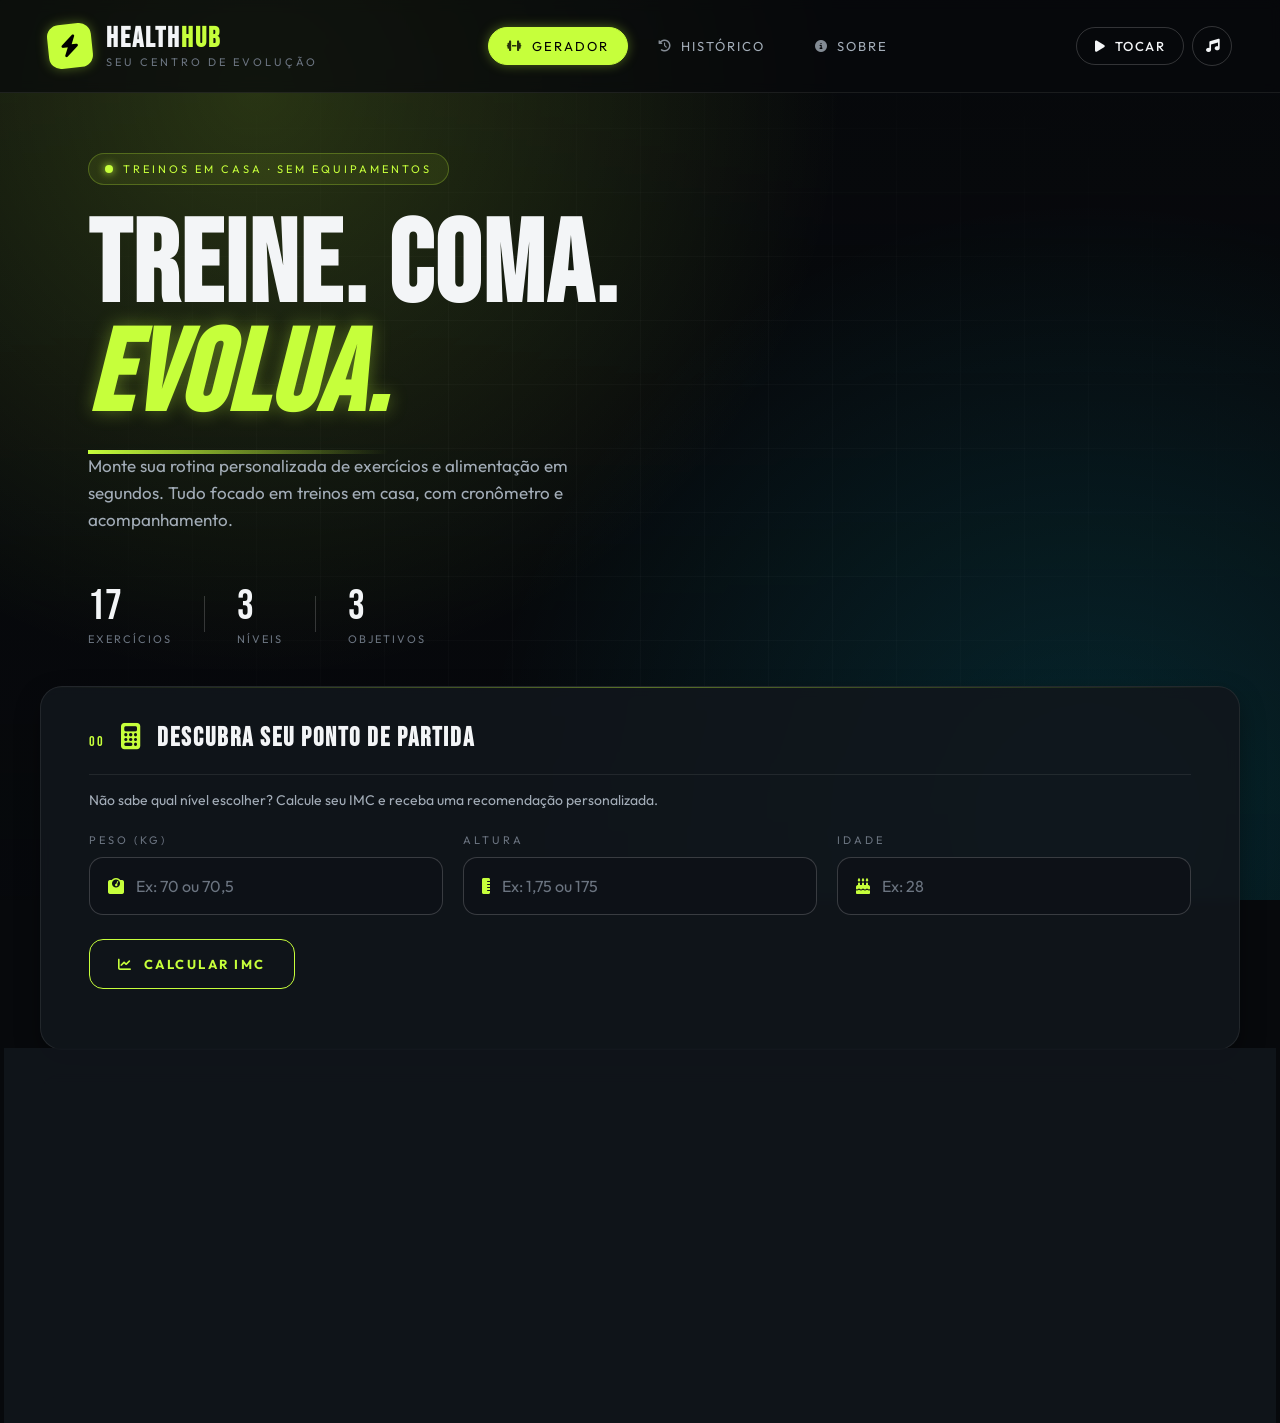
<file: index.html>
<!DOCTYPE html>
<html lang="pt-BR">
<head>
    <meta charset="UTF-8" />
    <meta name="viewport" content="width=device-width, initial-scale=1.0" />
    <!-- Permite a API Vibration quando o documento é aberto diretamente. -->
    <meta http-equiv="Permissions-Policy" content="vibrate=(self)" />
    <meta http-equiv="X-UA-Compatible" content="ie=edge" />
    <meta name="theme-color" content="#c6ff3b" />
    <meta name="mobile-web-app-capable" content="yes" />
    <meta name="apple-mobile-web-app-capable" content="yes" />
    <meta name="apple-mobile-web-app-status-bar-style" content="black-translucent" />
    <meta name="apple-mobile-web-app-title" content="HealthHub" />
    <meta name="description" content="Seu centro de evolução. Treinos em casa, sem equipamentos." />
    <title>HealthHub — Seu centro de evolução</title>

<link rel="icon" type="image/x-icon" href="Favicon2/favicon.ico" />
<link rel="icon" type="image/png" sizes="16x16" href="Favicon2/favicon-16x16.png" />
<link rel="icon" type="image/png" sizes="32x32" href="Favicon2/favicon-32x32.png" />
<link rel="apple-touch-icon" sizes="180x180" href="Favicon2/apple-touch-icon.png" />
<link rel="icon" type="image/png" sizes="192x192" href="Favicon2/android-chrome-192x192.png" />
<link rel="icon" type="image/png" sizes="512x512" href="Favicon2/android-chrome-512x512.png" />
<link rel="manifest" href="Favicon2/site.webmanifest" />

    <!-- FONTS -->
    <link rel="preconnect" href="https://fonts.googleapis.com" />
    <link rel="preconnect" href="https://fonts.gstatic.com" crossorigin />
    <link href="https://fonts.googleapis.com/css2?family=Bebas+Neue&family=Outfit:wght@300;400;500;600;700;800&display=swap" rel="stylesheet" />

    <!-- ICONS -->
    <link rel="stylesheet" href="https://cdnjs.cloudflare.com/ajax/libs/font-awesome/6.5.1/css/all.min.css" />

    <!-- STYLES -->
    <link rel="stylesheet" href="style.css" />
</head>
<body>

    <!-- BACKGROUND -->
    <div class="bg-image" data-testid="bg-image"></div>
    <div class="bg-overlay"></div>
    <div class="bg-grid"></div>

    <!-- HEADER / NAV -->
    <header class="navbar" data-testid="navbar">
        <div class="brand" onclick="abrirAba('gerador')">
            <div class="logo-mark"><i class="fa-solid fa-bolt"></i></div>
            <div class="brand-text">
                <h1 class="brand-title">HEALTH<span>HUB</span></h1>
                <span class="brand-tag">Seu centro de evolução</span>
            </div>
        </div>

        <nav class="nav-links">
            <button class="nav-link active" data-tab="gerador" onclick="abrirAba('gerador')" data-testid="nav-gerador">
                <i class="fa-solid fa-dumbbell"></i> <span class="nav-txt">Gerador</span>
            </button>
            <button class="nav-link" data-tab="historico" onclick="abrirAba('historico')" data-testid="nav-historico">
                <i class="fa-solid fa-clock-rotate-left"></i> <span class="nav-txt">Histórico</span>
            </button>
            <button class="nav-link" data-tab="sobre" onclick="abrirAba('sobre')" data-testid="nav-sobre">
                <i class="fa-solid fa-circle-info"></i> <span class="nav-txt">Sobre</span>
            </button>
        </nav>

        <div class="music-wrap" id="musicWrap">
            <button class="music-btn" id="musicBtn" onclick="toggleMusica()" data-testid="music-btn">
                <i class="fa-solid fa-play" id="musicIcon"></i>
                <span id="musicLabel" class="music-label">Tocar</span>
            </button>
            <button class="music-list-btn" id="musicListBtn" onclick="toggleListaMusicas()" aria-label="Escolher música" data-testid="music-list-btn">
                <i class="fa-solid fa-music"></i>
            </button>

            <!-- faíscas (aparecem só quando está tocando) -->
            <span class="spark s1"></span>
            <span class="spark s2"></span>
            <span class="spark s3"></span>
            <span class="spark s4"></span>
            <span class="spark s5"></span>
            <span class="spark s6"></span>

            <div class="music-panel" id="musicPanel">
                <div class="music-panel-title">MÚSICAS</div>
                <div id="musicLista"></div>
            </div>
        </div>
    </header>

    <main class="main-wrap">

    <!-- ========== ABA: GERADOR ========== -->
    <section class="tab-page active" data-page="gerador" id="page-gerador">

        <!-- HERO -->
        <div class="hero">
            <div class="hero-tag" data-testid="hero-tag">
                <span class="pulse-dot"></span>
                TREINOS EM CASA · SEM EQUIPAMENTOS
            </div>
            <h2 class="hero-title">
                TREINE. COMA. <br />
                <span class="hero-accent">EVOLUA.</span>
            </h2>
            <p class="hero-sub">
                Monte sua rotina personalizada de exercícios e alimentação em segundos.
                Tudo focado em treinos em casa, com cronômetro e acompanhamento.
            </p>

            <div class="hero-stats">
                <div class="stat" data-testid="stat-exercicios">
                    <span class="stat-num" id="statExercicios">17</span>
                    <span class="stat-label">Exercícios</span>
                </div>
                <div class="stat-divider"></div>
                <div class="stat" data-testid="stat-niveis">
                    <span class="stat-num">3</span>
                    <span class="stat-label">Níveis</span>
                </div>
                <div class="stat-divider"></div>
                <div class="stat" data-testid="stat-objetivos">
                    <span class="stat-num">3</span>
                    <span class="stat-label">Objetivos</span>
                </div>
            </div>
        </div>

        <!-- CALCULADORA IMC -->
        <div class="card glass-card imc-card" data-testid="imc-card">
            <div class="card-header">
                <span class="card-num">00</span>
                <h3 class="card-title"><i class="fa-solid fa-calculator"></i> Descubra seu ponto de partida</h3>
            </div>
            <p class="card-desc">
                Não sabe qual nível escolher? Calcule seu IMC e receba uma recomendação personalizada.
            </p>

            <div class="imc-form">
                <div class="select-group">
                    <label>PESO (kg)</label>
                    <div class="select-wrap">
                        <i class="fa-solid fa-weight-scale"></i>
                        <input type="text" id="imcPeso" placeholder="Ex: 70 ou 70,5" inputmode="decimal" data-testid="imc-peso" />
                    </div>
                </div>

                <div class="select-group">
                    <label>ALTURA</label>
                    <div class="select-wrap">
                        <i class="fa-solid fa-ruler-vertical"></i>
                        <input type="text" id="imcAltura" placeholder="Ex: 1,75 ou 175" inputmode="decimal" data-testid="imc-altura" />
                    </div>
                </div>

                <div class="select-group">
                    <label>IDADE</label>
                    <div class="select-wrap">
                        <i class="fa-solid fa-cake-candles"></i>
                        <input type="number" id="imcIdade" placeholder="Ex: 28" min="10" max="120" inputmode="numeric" data-testid="imc-idade" />
                    </div>
                </div>
            </div>

            <button class="btn-secondary" onclick="calcularIMC()" data-testid="imc-calc-btn">
                <i class="fa-solid fa-chart-line"></i>
                CALCULAR IMC
            </button>

            <div class="imc-resultado" id="imcResultado" data-testid="imc-resultado"></div>
        </div>

        <!-- GERADOR DE ROTINA -->
        <div class="card glass-card">
            <div class="card-header">
                <span class="card-num">01</span>
                <h3 class="card-title"><i class="fa-solid fa-sliders"></i> Configure sua rotina</h3>
            </div>

            <div class="selects">
                <div class="select-group">
                    <label>NÍVEL</label>
                    <div class="select-wrap">
                        <i class="fa-solid fa-dumbbell"></i>
                        <select id="NivelSelect" data-testid="nivel-select">
                            <option value="iniciante">Iniciante</option>
                            <option value="intermediário">Intermediário</option>
                            <option value="avançado">Avançado</option>
                        </select>
                        <i class="fa-solid fa-chevron-down chevron"></i>
                    </div>
                </div>

                <div class="select-group">
                    <label>OBJETIVO</label>
                    <div class="select-wrap">
                        <i class="fa-solid fa-bullseye"></i>
                        <select id="ObjetivoSelect" data-testid="objetivo-select">
                            <option value="emagrecimento">Emagrecimento</option>
                            <option value="ganho_massa">Ganho de Massa</option>
                            <option value="manutencao">Manutenção</option>
                        </select>
                        <i class="fa-solid fa-chevron-down chevron"></i>
                    </div>
                </div>
            </div>

            <button class="btn-primary" id="gerarBtn" onclick="gerarRotina()" data-testid="gerar-btn">
                <i class="fa-solid fa-bolt"></i>
                GERAR MINHA ROTINA
                <span class="btn-shine"></span>
            </button>
        </div>

        <!-- RESULTADO -->
        <div class="resultado" id="resultado" data-testid="resultado">
            <div class="resultado-grid">
                <div class="card glass-card result-card">
                    <div class="card-header">
                        <span class="card-num">02</span>
                        <h3 class="card-title"><i class="fa-solid fa-fire-flame-curved"></i> Treino do dia</h3>
                    </div>
                    <div id="exercicios" class="ex-list" data-testid="exercicios-list"></div>
                </div>

                <div class="card glass-card result-card">
                    <div class="card-header">
                        <span class="card-num">03</span>
                        <h3 class="card-title"><i class="fa-solid fa-utensils"></i> Plano alimentar</h3>
                    </div>
                    <div id="alimentos" class="al-list" data-testid="alimentos-list"></div>
                </div>
            </div>
        </div>
    </section>

    <!-- ========== ABA: HISTÓRICO ========== -->
    <section class="tab-page" data-page="historico" id="page-historico">
        <div class="page-header">
            <div>
                <span class="section-tag">REGISTROS</span>
                <h3 class="section-title">Seu Histórico</h3>
                <p class="section-sub">Todas as rotinas que você gerou, salvas no seu dispositivo.</p>
            </div>
            <button class="btn-ghost" onclick="limparHistorico()" data-testid="limpar-hist-btn">
                <i class="fa-solid fa-trash"></i> Limpar tudo
            </button>
        </div>

        <div class="hist-stats" id="histStats" data-testid="hist-stats"></div>

        <div id="historicoLista" class="hist-grid" data-testid="historico-lista"></div>
    </section>

    <!-- ========== ABA: SOBRE ========== -->
    <section class="tab-page" data-page="sobre" id="page-sobre">
        <div class="page-header">
            <div>
                <span class="section-tag">SOBRE</span>
                <h3 class="section-title">HealthHub — Treino em casa</h3>
                <p class="section-sub">Tudo que você precisa saber para evoluir sem sair do quarto.</p>
            </div>
        </div>

        <!-- Manifesto -->
        <div class="card glass-card sobre-manifesto">
            <h4 class="manifesto-title">Forjado para quem treina onde quer que esteja.</h4>
            <p>
                O HealthHub nasceu da ideia de que <strong>academia não é um lugar — é um hábito</strong>.
                Aqui você monta rotinas de treino com exercícios funcionais que cabem na sua sala,
                no seu tempo e no seu ritmo. Sem desculpas, sem assinaturas caras, sem equipamentos.
            </p>
            <p>
                Combinamos <span class="hl">exercícios calistênicos</span>, um <span class="hl">plano alimentar</span>
                alinhado ao seu objetivo e recursos inteligentes como <span class="hl">cronômetro com alertas,
                vibração e voz</span> para te guiar no nível certo de evolução.
            </p>
        </div>

        <!-- Como funciona -->
        <div class="how-grid">
            <div class="how-step" data-testid="how-1">
                <span class="how-num">01</span>
                <h5>Calcule seu IMC</h5>
                <p>Informe peso, altura e idade. Recebemos seu IMC e classificação automaticamente.</p>
            </div>
            <div class="how-step" data-testid="how-2">
                <span class="how-num">02</span>
                <h5>Receba a recomendação</h5>
                <p>Sugerimos o nível e objetivo ideais com base nos seus dados.</p>
            </div>
            <div class="how-step" data-testid="how-3">
                <span class="how-num">03</span>
                <h5>Gere sua rotina</h5>
                <p>Combinação de exercícios + alimentação personalizada em um clique.</p>
            </div>
            <div class="how-step" data-testid="how-4">
                <span class="how-num">04</span>
                <h5>Execute com cronômetro</h5>
                <p>Cronômetro embutido em cada exercício mantém você no ritmo, sem precisar de outro aplicativo.</p>
            </div>
        </div>

        <!-- Features detalhadas -->
        <h4 class="section-subtitle">RECURSOS</h4>
        <div class="sobre-grid">
            <div class="feat" data-testid="feat-1">
                <i class="fa-solid fa-stopwatch"></i>
                <h4>Cronômetro inteligente</h4>
                <p>Tempo real para cada exercício, com alerta sonoro, contagem falada e vibração nos últimos 5 segundos.</p>
            </div>
            <div class="feat" data-testid="feat-2">
                <i class="fa-solid fa-mobile-screen-button"></i>
                <h4>Vibração e voz</h4>
                <p>Alertas no final do exercício, com voz e vibração para você não perder o ritmo.</p>
            </div>
            <div class="feat" data-testid="feat-3">
                <i class="fa-solid fa-sun"></i>
                <h4>Tela sempre ligada</h4>
                <p>Quando disponível no navegador, a tela permanece ligada durante o cronômetro.</p>
            </div>
            <div class="feat" data-testid="feat-4">
                <i class="fa-solid fa-clock-rotate-left"></i>
                <h4>Histórico local</h4>
                <p>Suas últimas 12 rotinas ficam salvas no navegador, com progresso para continuar depois.</p>
            </div>
            <div class="feat" data-testid="feat-5">
                <i class="fa-solid fa-share-nodes"></i>
                <h4>Compartilhe sua evolução</h4>
                <p>Gere um card com seu progresso e compartilhe sua conquista pelo celular.</p>
            </div>
            <div class="feat" data-testid="feat-6">
                <i class="fa-solid fa-headphones"></i>
                <h4>Trilha sonora</h4>
                <p>Player integrado para treinar com sua música preferida enquanto acompanha o tempo.</p>
            </div>
        </div>

        <!-- FAQ -->
        <h4 class="section-subtitle">PERGUNTAS FREQUENTES</h4>
        <div class="faq">
            <details class="faq-item" data-testid="faq-1">
                <summary>Preciso de equipamentos?</summary>
                <p>Não. Todos os exercícios são bodyweight (peso do próprio corpo). Um tapete é opcional para conforto.</p>
            </details>
            <details class="faq-item" data-testid="faq-2">
                <summary>Quanto tempo dura um treino?</summary>
                <p>Entre 15 e 30 minutos, dependendo do nível. Iniciantes começam com menos repetições, avançados com mais séries.</p>
            </details>
            <details class="faq-item" data-testid="faq-3">
                <summary>Como devo escolher o objetivo?</summary>
                <p>Use a calculadora de IMC para receber uma sugestão. Em geral: IMC alto → emagrecimento, IMC baixo → ganho de massa, IMC normal → manutenção.</p>
            </details>
            <details class="faq-item" data-testid="faq-4">
                <summary>Meu histórico é privado?</summary>
                <p>Sim. Os dados ficam apenas no seu navegador (localStorage). Nada é enviado para servidores externos.</p>
            </details>
        </div>

        <footer class="footer-sobre">
            <p>HEALTHHUB © 2026 — <span>Forjado para quem não para.</span></p>
        </footer>
    </section>

    </main>

    <!-- TIMER MODAL -->
    <div class="timer-overlay" id="timerOverlay" data-testid="timer-overlay">
        <div class="timer-modal">
            <button class="timer-close" onclick="fecharTimer()" data-testid="timer-close">
                <i class="fa-solid fa-xmark"></i>
            </button>
            <button class="timer-voz" id="timerVozBtn" onclick="toggleVoz()" aria-label="Ativar ou desativar a voz" data-testid="timer-voz">
                <i class="fa-solid fa-volume-high"></i>
            </button>
            <span class="timer-label" id="timerExercicio">Exercício</span>
            <div class="timer-display" id="timerDisplay" data-testid="timer-display">00:00</div>
            <div class="timer-meta" id="timerMeta">—</div>
            <div class="timer-controls">
                <button class="timer-btn" id="timerStartBtn" onclick="toggleTimer()" data-testid="timer-start-btn">
                    <i class="fa-solid fa-play"></i> Iniciar
                </button>
                <button class="timer-btn ghost" onclick="resetTimer()" data-testid="timer-reset-btn">
                    <i class="fa-solid fa-rotate-left"></i> Resetar
                </button>
            </div>
            <div class="timer-aviso" id="timerAviso" style="display:none"></div>
        </div>
    </div>

    <!-- COMPARTILHAR TREINO (prévia do card + opções) -->
    <div class="share-overlay" id="shareOverlay" onclick="if (event.target === this) fecharShare()">
        <div class="share-modal" role="dialog" aria-modal="true">
            <button class="timer-close" onclick="fecharShare()" aria-label="Fechar">
                <i class="fa-solid fa-xmark"></i>
            </button>
            <h4 class="hh-dialog-title">COMPARTILHAR <span>TREINO</span></h4>
            <img class="share-preview" id="sharePreview" alt="Prévia do card do treino" />
            <p class="share-hint" id="shareHint"></p>
            <div class="share-actions">
                <button class="timer-btn" id="shareNativeBtn" onclick="compartilharNativo()">
                    <i class="fa-solid fa-share-nodes"></i> Compartilhar
                </button>
                <button class="timer-btn whatsapp" id="shareWppBtn" onclick="compartilharWhatsApp()">
                    <i class="fa-brands fa-whatsapp"></i> WhatsApp Web
                </button>
                <button class="timer-btn ghost" onclick="baixarShare()">
                    <i class="fa-solid fa-download"></i> Baixar PNG
                </button>
            </div>
        </div>
    </div>

    <!-- DIÁLOGO HEALTHHUB (substitui alert/confirm) -->
    <div class="hh-dialog-overlay" id="hhDialog">
        <div class="hh-dialog" role="dialog" aria-modal="true">
            <h4 class="hh-dialog-title">HEALTH<span>HUB</span></h4>
            <p class="hh-dialog-msg" id="hhDialogMsg"></p>
            <div class="hh-dialog-actions">
                <button class="timer-btn ghost" id="hhDialogCancel">Cancelar</button>
                <button class="timer-btn" id="hhDialogOk">OK</button>
            </div>
        </div>
    </div>

    <audio id="musica" preload="none"></audio>

    <script src="script.js"></script>
</body>
</html>
</file>
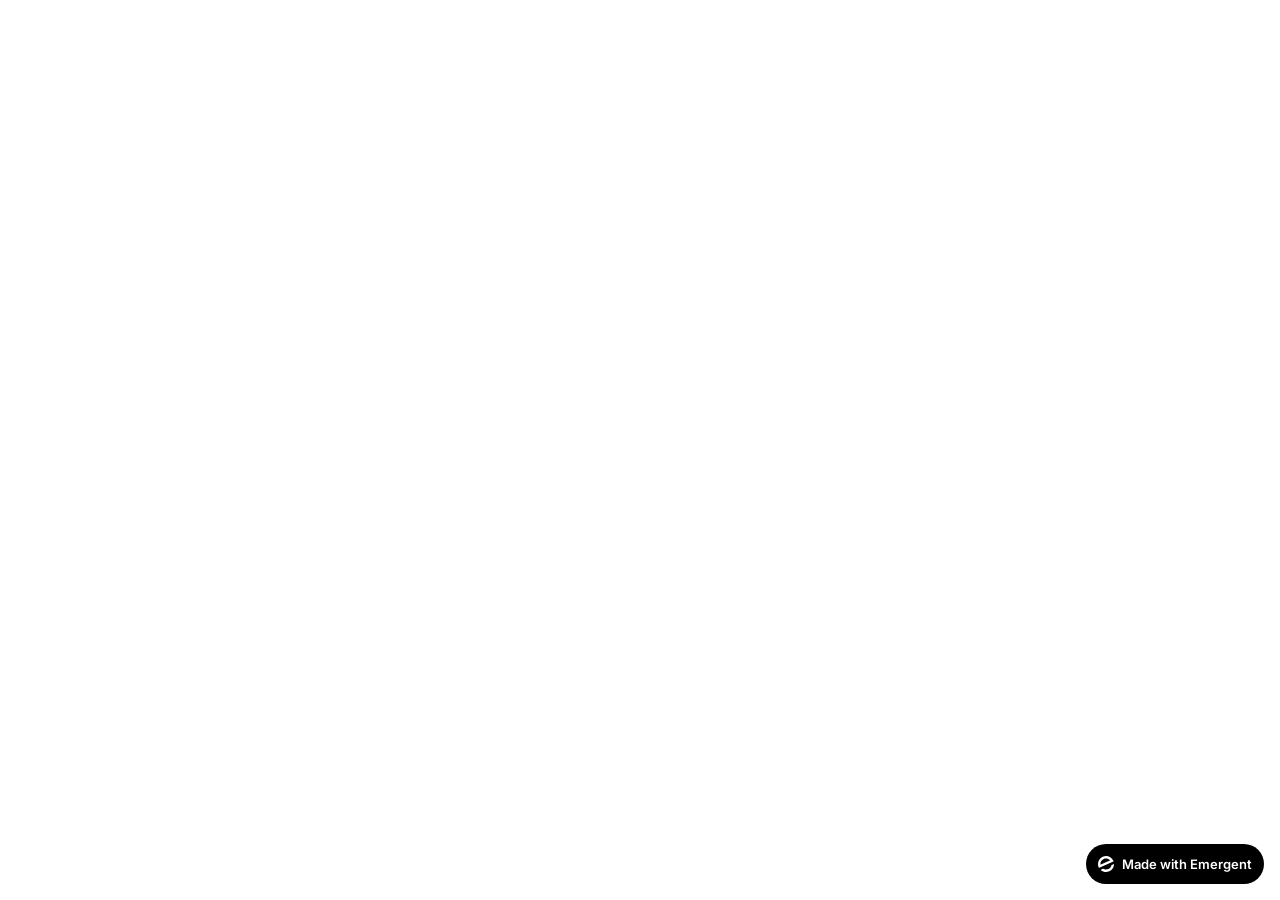
<file: app/frontend/public/index.html>
<!doctype html>
<html lang="en">
    <head>
        <meta charset="utf-8" />
        <meta name="viewport" content="width=device-width, initial-scale=1" />
        <meta name="theme-color" content="#000000" />
        <meta name="description" content="A product of emergent.sh" />
        <link rel="preconnect" href="https://fonts.googleapis.com" />
        <link rel="preconnect" href="https://fonts.gstatic.com" crossorigin />
        <link href="https://fonts.googleapis.com/css2?family=Inter:wght@600&display=swap" rel="stylesheet" />
        <!--
        manifest.json provides metadata used when your web app is installed on a
        user's mobile device or desktop. See https://developers.google.com/web/fundamentals/web-app-manifest/
        -->
        <!--
        Notice the use of %PUBLIC_URL% in the tags above.
        It will be replaced with the URL of the `public` folder during the build.
        Only files inside the `public` folder can be referenced from the HTML.

        Unlike "/favicon.ico" or "favicon.ico", "%PUBLIC_URL%/favicon.ico" will
        work correctly both with client-side routing and a non-root public URL.
        Learn how to configure a non-root public URL by running `npm run build`.
        -->
        <title>Emergent | Fullstack App</title>
        <script>window.addEventListener("error",function(e){if(e.error instanceof DOMException&&e.error.name==="DataCloneError"&&e.message&&e.message.includes("PerformanceServerTiming")){e.stopImmediatePropagation();e.preventDefault()}},true);</script>
        <script src="https://assets.emergent.sh/scripts/emergent-main.js"></script>
    </head>
    <body>
        <noscript>You need to enable JavaScript to run this app.</noscript>
        <div id="root"></div>
        <!--
      This HTML file is a template.
      If you open it directly in the browser, you will see an empty page.

      You can add webfonts, meta tags, or analytics to this file.
      The build step will place the bundled scripts into the <body> tag.

      To begin the development, run `npm start` or `yarn start`.
      To create a production bundle, use `npm run build` or `yarn build`.
    -->
        <a
            id="emergent-badge"
            target="_blank"
            href="https://app.emergent.sh/?utm_source=emergent-badge"
            style="
                display: inline-flex !important;
                box-sizing: border-box;
                width: 178px;
                height: 40px;
                padding: 8px 12px 8px 12px;
                align-items: center !important;
                gap: 8px;
                border-radius: 50px !important;
                background: #000 !important;
                position: fixed !important;
                bottom: 16px;
                right: 16px;
                text-decoration: none;
                font-family: -apple-system, BlinkMacSystemFont,
                    &quot;Segoe UI&quot;, Roboto, Oxygen, Ubuntu, Cantarell,
                    &quot;Open Sans&quot;, &quot;Helvetica Neue&quot;,
                    sans-serif !important;
                font-size: 12px !important;
                z-index: 9999 !important;
            "
        >
            <svg xmlns="http://www.w3.org/2000/svg" width="16" height="16" viewBox="0 0 16 16" fill="none">
                <path d="M15.5702 8.13142C15.7729 8.0412 16.0007 8.18878 15.9892 8.4103C15.8374 11.3192 14.0965 14.0405 11.2531 15.3065C8.40964 16.5725 5.2224 16.0453 2.95912 14.2117C2.78676 14.072 2.82955 13.804 3.03219 13.7137L4.95677 12.8568C5.04866 12.8159 5.15446 12.823 5.24204 12.8725C6.73377 13.7153 8.59176 13.8649 10.2772 13.1145C11.9626 12.3641 13.0947 10.8833 13.4665 9.21075C13.4883 9.11256 13.5539 9.02918 13.6457 8.98827L15.5702 8.13142Z" fill="white"/>
                <path fill-rule="evenodd" clip-rule="evenodd" d="M15.3066 4.74698L15.5067 5.19653C15.5759 5.35178 15.5061 5.53366 15.3508 5.60278L1.29992 11.8586C1.14467 11.9278 0.962794 11.8579 0.893675 11.7027L0.701732 11.2716L0.693457 11.2531C-1.10317 7.21778 0.711626 2.49007 4.74692 0.693443C8.78221 -1.10318 13.51 0.711693 15.3066 4.74698ZM2.82356 8.55367C2.63552 8.63739 2.41991 8.51617 2.40853 8.31065C2.28373 6.05724 3.53858 3.85787 5.72286 2.88536C7.90715 1.91286 10.3813 2.45199 11.9724 4.05256C12.1175 4.19854 12.0633 4.43988 11.8753 4.5236L2.82356 8.55367Z" fill="white"/>
            </svg>
            <p
                style="
                    color: #FFF !important;
                    font-family: 'Inter', sans-serif !important;
                    font-size: 13px !important;
                    font-style: normal !important;
                    font-weight: 600 !important;
                    line-height: 20px !important;
                    margin: 0 !important;
                    white-space: nowrap !important;
                "
            >
                Made with Emergent
            </p>
        </a>
        <script>
            !(function (t, e) {
                var o, n, p, r;
                e.__SV ||
                    ((window.posthog = e),
                    (e._i = []),
                    (e.init = function (i, s, a) {
                        function g(t, e) {
                            var o = e.split(".");
                            2 == o.length && ((t = t[o[0]]), (e = o[1])),
                                (t[e] = function () {
                                    t.push(
                                        [e].concat(
                                            Array.prototype.slice.call(
                                                arguments,
                                                0,
                                            ),
                                        ),
                                    );
                                });
                        }
                        ((p = t.createElement("script")).type =
                            "text/javascript"),
                            (p.crossOrigin = "anonymous"),
                            (p.async = !0),
                            (p.src =
                                s.api_host.replace(
                                    ".i.posthog.com",
                                    "-assets.i.posthog.com",
                                ) + "/static/array.js"),
                            (r =
                                t.getElementsByTagName(
                                    "script",
                                )[0]).parentNode.insertBefore(p, r);
                        var u = e;
                        for (
                            void 0 !== a ? (u = e[a] = []) : (a = "posthog"),
                                u.people = u.people || [],
                                u.toString = function (t) {
                                    var e = "posthog";
                                    return (
                                        "posthog" !== a && (e += "." + a),
                                        t || (e += " (stub)"),
                                        e
                                    );
                                },
                                u.people.toString = function () {
                                    return u.toString(1) + ".people (stub)";
                                },
                                o =
                                    "init me ws ys ps bs capture je Di ks register register_once register_for_session unregister unregister_for_session Ps getFeatureFlag getFeatureFlagPayload isFeatureEnabled reloadFeatureFlags updateEarlyAccessFeatureEnrollment getEarlyAccessFeatures on onFeatureFlags onSurveysLoaded onSessionId getSurveys getActiveMatchingSurveys renderSurvey canRenderSurvey canRenderSurveyAsync identify setPersonProperties group resetGroups setPersonPropertiesForFlags resetPersonPropertiesForFlags setGroupPropertiesForFlags resetGroupPropertiesForFlags reset get_distinct_id getGroups get_session_id get_session_replay_url alias set_config startSessionRecording stopSessionRecording sessionRecordingStarted captureException loadToolbar get_property getSessionProperty Es $s createPersonProfile Is opt_in_capturing opt_out_capturing has_opted_in_capturing has_opted_out_capturing clear_opt_in_out_capturing Ss debug xs getPageViewId captureTraceFeedback captureTraceMetric".split(
                                        " ",
                                    ),
                                n = 0;
                            n < o.length;
                            n++
                        )
                            g(u, o[n]);
                        e._i.push([i, s, a]);
                    }),
                    (e.__SV = 1));
            })(document, window.posthog || []);
            posthog.init("phc_xAvL2Iq4tFmANRE7kzbKwaSqp1HJjN7x48s3vr0CMjs", {
                api_host: "https://us.i.posthog.com",
                person_profiles: "identified_only", // or 'always' to create profiles for anonymous users as well,
                session_recording: {
                    recordCrossOriginIframes: true,
                    capturePerformance: false,
                },
            });
        </script>
    </body>
</html>
</file>
<file: style.css>
/* =============================================================
   HEALTHHUB — Dark Sport Mode (otimizado)
   ============================================================= */

:root {
    --bg: #07090c;
    --bg-2: #0d1117;
    --surface: rgba(18, 22, 28, 0.88);
    --surface-2: rgba(28, 34, 42, 0.75);
    --line: rgba(255, 255, 255, 0.08);
    --line-strong: rgba(255, 255, 255, 0.18);
    --text: #f3f5f7;
    --text-dim: #a3adb8;
    --text-mute: #6b7480;
    --accent: #c6ff3b;
    --accent-2: #00e0ff;
    --accent-glow: rgba(198, 255, 59, 0.35);
    --danger: #ff4d6d;
    --radius: 14px;
    --radius-lg: 22px;
    --shadow: 0 10px 24px rgba(0, 0, 0, 0.35);
}

* { box-sizing: border-box; margin: 0; padding: 0; }

html {
    overflow-x: hidden;
    background: var(--bg);
}

html, body {
    color: var(--text);
    font-family: 'Outfit', sans-serif;
    min-height: 100vh;
    -webkit-font-smoothing: antialiased;
}

body {
    background: transparent;
    position: relative;
}

/* ---------- TAB PAGES ---------- */
.main-wrap { min-height: calc(100vh - 100px); }
.tab-page { display: none; animation: fadeUp .35s ease; }
.tab-page.active { display: block; }

.page-header {
    padding: 60px 48px 32px;
    max-width: 1200px;
    margin: 0 auto;
    display: flex;
    align-items: flex-end;
    justify-content: space-between;
    gap: 24px;
    flex-wrap: wrap;
}
.section-sub {
    color: var(--text-dim);
    font-size: 15px;
    margin-top: 8px;
    max-width: 600px;
}
.section-subtitle {
    max-width: 1200px;
    margin: 60px auto 20px;
    padding: 0 48px;
    font-size: 12px;
    letter-spacing: 3px;
    color: var(--accent);
    text-transform: uppercase;
}

::selection { background: var(--accent); color: #000; }

a { color: inherit; text-decoration: none; }

/* ---------- BACKGROUND (sem animação contínua) ---------- */
.bg-image {
    position: fixed;
    inset: 0;
    background-image: url('https://images.unsplash.com/photo-1517836357463-d25dfeac3438?auto=format&fit=crop&w=1280&q=60');
    background-size: cover;
    background-position: center;
    z-index: -3;
}

.bg-overlay {
    position: fixed;
    inset: 0;
    background:
        radial-gradient(circle at 20% 10%, rgba(198,255,59,0.18), transparent 45%),
        radial-gradient(circle at 85% 90%, rgba(0,224,255,0.14), transparent 45%),
        linear-gradient(180deg, rgba(7,9,12,0.45) 0%, rgba(7,9,12,0.75) 60%, rgba(7,9,12,0.92) 100%);
    z-index: -2;
}

.bg-grid {
    position: fixed;
    inset: 0;
    background-image:
        linear-gradient(rgba(255,255,255,0.025) 1px, transparent 1px),
        linear-gradient(90deg, rgba(255,255,255,0.025) 1px, transparent 1px);
    background-size: 64px 64px;
    z-index: -1;
    mask-image: radial-gradient(ellipse at center, #000 30%, transparent 80%);
}

/* ---------- NAVBAR ---------- */
.navbar {
    display: flex;
    align-items: center;
    justify-content: space-between;
    padding: 24px 48px;
    position: sticky;
    top: 0;
    z-index: 50;
    backdrop-filter: blur(6px);
    -webkit-backdrop-filter: blur(6px);
    background: rgba(7, 9, 12, 0.72);
    border-bottom: 1px solid var(--line);
}
.brand { display: flex; align-items: center; gap: 14px; cursor: pointer; }
.logo-mark {
    width: 44px;
    height: 44px;
    background: var(--accent);
    border-radius: 12px;
    display: grid;
    place-items: center;
    color: #000;
    font-size: 22px;
    box-shadow: 0 0 12px var(--accent-glow);
    transform: rotate(-6deg);
    transition: transform .3s ease;
}
.logo-mark:hover { transform: rotate(0deg) scale(1.05); }
.brand-text { display: flex; flex-direction: column; line-height: 1; }
.brand-title {
    font-family: 'Bebas Neue', sans-serif;
    font-size: 28px;
    letter-spacing: 2px;
    color: var(--text);
}
.brand-title span { color: var(--accent); }
.brand-tag {
    font-size: 11px;
    color: var(--text-mute);
    letter-spacing: 3px;
    text-transform: uppercase;
    margin-top: 4px;
}

.nav-links { display: flex; gap: 12px; }
.nav-link {
    background: transparent;
    border: 1px solid transparent;
    font-family: 'Outfit', sans-serif;
    font-size: 13px;
    letter-spacing: 2px;
    text-transform: uppercase;
    color: var(--text-dim);
    cursor: pointer;
    padding: 10px 18px;
    border-radius: 999px;
    transition: color .2s ease, border-color .2s ease, background .2s ease;
    display: inline-flex;
    align-items: center;
    gap: 8px;
}
.nav-link i { font-size: 12px; opacity: .8; }
.nav-link:hover { color: var(--text); border-color: var(--line-strong); }
.nav-link.active {
    color: #000;
    background: var(--accent);
    border-color: var(--accent);
    box-shadow: 0 0 12px var(--accent-glow);
}

.music-btn {
    display: inline-flex;
    align-items: center;
    gap: 8px;
    background: transparent;
    color: var(--text);
    padding: 10px 18px;
    border: 1px solid var(--line-strong);
    border-radius: 999px;
    font-family: 'Outfit', sans-serif;
    font-weight: 500;
    font-size: 13px;
    letter-spacing: 1.5px;
    text-transform: uppercase;
    cursor: pointer;
    transition: background .2s ease, color .2s ease, border-color .2s ease;
}
.music-btn:hover {
    background: var(--accent);
    color: #000;
    border-color: var(--accent);
}
.music-btn.playing { background: var(--accent); color: #000; border-color: var(--accent); }

/* ---------- HERO ---------- */
.hero {
    padding: 60px 48px 40px;
    max-width: 1200px;
    margin: 0 auto;
    text-align: left;
}
.hero-tag {
    display: inline-flex;
    align-items: center;
    gap: 10px;
    background: rgba(198,255,59,0.08);
    border: 1px solid rgba(198,255,59,0.25);
    padding: 8px 16px;
    border-radius: 999px;
    font-size: 11px;
    letter-spacing: 3px;
    color: var(--accent);
    margin-bottom: 28px;
}
.pulse-dot {
    width: 8px;
    height: 8px;
    border-radius: 50%;
    background: var(--accent);
    box-shadow: 0 0 8px var(--accent);
    animation: pulse 1.6s infinite;
}
@keyframes pulse {
    0%, 100% { transform: scale(1); opacity: 1; }
    50% { transform: scale(1.4); opacity: .6; }
}

.hero-title {
    font-family: 'Bebas Neue', sans-serif;
    font-size: clamp(56px, 9vw, 124px);
    line-height: 0.95;
    letter-spacing: 2px;
    margin-bottom: 20px;
}
.hero-accent {
    color: var(--accent);
    text-shadow: 0 0 18px var(--accent-glow);
    font-style: italic;
    position: relative;
}
.hero-accent::after {
    content: '';
    position: absolute;
    left: 0;
    right: 0;
    bottom: -8px;
    height: 4px;
    background: linear-gradient(90deg, var(--accent), transparent);
}

.hero-sub {
    color: var(--text-dim);
    max-width: 540px;
    font-size: 17px;
    line-height: 1.6;
}

.hero-stats {
    display: flex;
    align-items: center;
    gap: 32px;
    margin-top: 48px;
}
.stat { display: flex; flex-direction: column; }
.stat-num {
    font-family: 'Bebas Neue', sans-serif;
    font-size: 42px;
    color: var(--text);
}
.stat-label {
    font-size: 11px;
    letter-spacing: 2px;
    color: var(--text-mute);
    text-transform: uppercase;
}
.stat-divider {
    width: 1px;
    height: 36px;
    background: var(--line-strong);
}

/* ---------- CARDS ---------- */
.glass-card {
    background: var(--surface);
    border: 1px solid var(--line);
    border-radius: var(--radius-lg);
    padding: 36px;
    backdrop-filter: blur(6px);
    -webkit-backdrop-filter: blur(6px);
    box-shadow: var(--shadow);
    position: relative;
    overflow: hidden;
}
.glass-card::before {
    content: '';
    position: absolute;
    top: 0;
    left: 0;
    right: 0;
    height: 1px;
    background: linear-gradient(90deg, transparent, var(--accent), transparent);
    opacity: 0.4;
}
.card-header {
    display: flex;
    align-items: baseline;
    gap: 16px;
    margin-bottom: 28px;
    padding-bottom: 20px;
    border-bottom: 1px solid var(--line);
}
.card-num {
    font-family: 'Bebas Neue', sans-serif;
    font-size: 14px;
    color: var(--accent);
    letter-spacing: 2px;
}
.card-title {
    font-family: 'Bebas Neue', sans-serif;
    font-size: 26px;
    letter-spacing: 2px;
    color: var(--text);
}
.card-title i { margin-right: 8px; color: var(--accent); }

.tab-page > .hero,
.tab-page > .card,
.tab-page > .resultado {
    max-width: 1200px;
    margin: 0 auto;
    padding-left: 48px;
    padding-right: 48px;
}
.tab-page > .card.glass-card {
    margin-bottom: 24px;
    box-sizing: border-box;
    width: 100%;
}

/* ---------- CALCULADORA IMC ---------- */
.imc-card { margin-top: 0; }
.card-desc {
    color: var(--text-dim);
    font-size: 14px;
    margin-bottom: 24px;
    margin-top: -12px;
}
.imc-form {
    display: grid;
    grid-template-columns: 1fr 1fr 1fr;
    gap: 20px;
    margin-bottom: 24px;
}
.select-wrap input {
    flex: 1;
    background: transparent;
    border: none;
    outline: none;
    color: var(--text);
    padding: 18px 0;
    font-family: 'Outfit', sans-serif;
    font-size: 16px;
    width: 100%;
}
.select-wrap input::placeholder { color: var(--text-mute); }

.btn-secondary {
    background: transparent;
    color: var(--accent);
    border: 1px solid var(--accent);
    padding: 16px 28px;
    border-radius: var(--radius);
    font-family: 'Outfit', sans-serif;
    font-weight: 700;
    font-size: 13px;
    letter-spacing: 2.5px;
    cursor: pointer;
    text-transform: uppercase;
    display: inline-flex;
    align-items: center;
    gap: 10px;
    transition: background .2s ease, color .2s ease;
}
.btn-secondary:hover {
    background: var(--accent);
    color: #000;
}

.imc-resultado {
    margin-top: 24px;
    max-height: 0;
    overflow: hidden;
    opacity: 0;
    transition: max-height .4s ease, opacity .3s ease;
}
.imc-resultado.show {
    max-height: 800px;
    opacity: 1;
}
.imc-warn {
    background: rgba(255,77,109,0.1);
    border: 1px solid rgba(255,77,109,0.3);
    color: var(--danger);
    padding: 16px 20px;
    border-radius: var(--radius);
    font-size: 14px;
    display: flex;
    align-items: center;
    gap: 10px;
}
.imc-card-result {
    background: var(--bg-2);
    border: 1px solid var(--line-strong);
    border-radius: var(--radius-lg);
    padding: 28px;
    display: grid;
    grid-template-columns: 200px 1fr;
    gap: 32px;
    align-items: center;
}
.imc-card-result.lime  { border-color: var(--accent); }
.imc-card-result.cyan  { border-color: var(--accent-2); }
.imc-card-result.amber { border-color: #ffd166; }
.imc-card-result.orange{ border-color: #ff9f1c; }
.imc-card-result.red   { border-color: var(--danger); }

.imc-num-block {
    text-align: center;
    border-right: 1px solid var(--line);
    padding-right: 32px;
}
.imc-num-label {
    font-size: 11px;
    letter-spacing: 3px;
    color: var(--text-mute);
    text-transform: uppercase;
}
.imc-num {
    display: block;
    font-family: 'Bebas Neue', sans-serif;
    font-size: 76px;
    line-height: 1;
    color: var(--text);
    margin: 8px 0;
}
.imc-card-result.lime   .imc-num { color: var(--accent); }
.imc-card-result.cyan   .imc-num { color: var(--accent-2); }
.imc-card-result.amber  .imc-num { color: #ffd166; }
.imc-card-result.orange .imc-num { color: #ff9f1c; }
.imc-card-result.red    .imc-num { color: var(--danger); }

.imc-categoria {
    font-size: 13px;
    letter-spacing: 2px;
    color: var(--text-dim);
    text-transform: uppercase;
    font-weight: 600;
}
.imc-desc {
    color: var(--text-dim);
    font-size: 14px;
    line-height: 1.6;
    margin-bottom: 18px;
}
.imc-recomendacao {
    display: flex;
    gap: 24px;
    margin-bottom: 20px;
    flex-wrap: wrap;
}
.imc-rec-item { display: flex; flex-direction: column; gap: 4px; }
.imc-rec-label {
    font-size: 10px;
    letter-spacing: 2px;
    color: var(--text-mute);
    text-transform: uppercase;
}
.imc-rec-value {
    font-family: 'Bebas Neue', sans-serif;
    font-size: 22px;
    letter-spacing: 1.5px;
    color: var(--text);
}
.btn-apply {
    background: var(--accent);
    color: #000;
    border: none;
    padding: 12px 20px;
    border-radius: 999px;
    font-family: 'Outfit', sans-serif;
    font-weight: 700;
    font-size: 12px;
    letter-spacing: 2px;
    cursor: pointer;
    text-transform: uppercase;
    display: inline-flex;
    align-items: center;
    gap: 8px;
    transition: transform .15s ease;
}
.btn-apply:hover { transform: translateY(-2px); }
.btn-apply.applied { background: var(--accent-2); }

/* ---------- GERADOR ---------- */
.selects {
    display: grid;
    grid-template-columns: 1fr 1fr;
    gap: 24px;
    margin-bottom: 28px;
}
.select-group label {
    display: block;
    font-size: 11px;
    letter-spacing: 3px;
    color: var(--text-mute);
    margin-bottom: 10px;
    text-transform: uppercase;
}
.select-wrap {
    position: relative;
    display: flex;
    align-items: center;
    background: var(--bg-2);
    border: 1px solid var(--line-strong);
    border-radius: var(--radius);
    padding: 0 18px;
    transition: border-color .2s ease;
}
.select-wrap:hover, .select-wrap:focus-within {
    border-color: var(--accent);
}
.select-wrap > i:first-child { color: var(--accent); margin-right: 12px; }
.select-wrap select {
    flex: 1;
    background: transparent;
    border: none;
    outline: none;
    color: var(--text);
    padding: 18px 0;
    font-family: 'Outfit', sans-serif;
    font-size: 16px;
    appearance: none;
    cursor: pointer;
}
.select-wrap select option {
    background: var(--bg-2);
    color: var(--text);
}
.chevron { color: var(--text-mute); pointer-events: none; }

/* ---------- BUTTONS ---------- */
.btn-primary {
    width: 100%;
    background: var(--accent);
    color: #000;
    padding: 20px 32px;
    border: none;
    border-radius: var(--radius);
    font-family: 'Outfit', sans-serif;
    font-weight: 800;
    font-size: 15px;
    letter-spacing: 3px;
    cursor: pointer;
    text-transform: uppercase;
    display: inline-flex;
    align-items: center;
    justify-content: center;
    gap: 12px;
    position: relative;
    overflow: hidden;
    transition: transform .15s ease;
    box-shadow: 0 6px 18px rgba(198,255,59,0.18);
}
.btn-primary:hover { transform: translateY(-2px); }
.btn-primary:active { transform: translateY(0); }
.btn-shine {
    position: absolute;
    top: 0;
    left: -100%;
    width: 50%;
    height: 100%;
    background: linear-gradient(90deg, transparent, rgba(255,255,255,0.4), transparent);
    transition: left .6s ease;
}
.btn-primary:hover .btn-shine { left: 130%; }

.btn-ghost {
    background: transparent;
    color: var(--text-dim);
    padding: 10px 16px;
    border: 1px solid var(--line-strong);
    border-radius: var(--radius);
    font-family: 'Outfit', sans-serif;
    font-size: 13px;
    letter-spacing: 1.5px;
    cursor: pointer;
    text-transform: uppercase;
    transition: border-color .2s ease, color .2s ease;
    display: inline-flex;
    align-items: center;
    gap: 8px;
}
.btn-ghost:hover {
    border-color: var(--danger);
    color: var(--danger);
}

/* ---------- RESULTADO ---------- */
.resultado {
    padding: 20px 0 40px;
    display: none;
    animation: fadeUp .35s ease;
}
.resultado.show { display: block; }
@keyframes fadeUp {
    from { opacity: 0; transform: translate3d(0, 24px, 0); }
    to { opacity: 1; transform: translate3d(0, 0, 0); }
}
.resultado-grid {
    display: grid;
    grid-template-columns: 1fr 1fr;
    gap: 24px;
    max-width: 1200px;
    margin: 0 auto;
    padding: 0 48px;
}

.ex-list, .al-list { display: flex; flex-direction: column; gap: 12px; }

.item {
    display: flex;
    align-items: center;
    justify-content: space-between;
    background: var(--surface-2);
    border: 1px solid var(--line);
    border-radius: var(--radius);
    padding: 16px 20px;
    transition: border-color .2s ease, transform .2s ease;
    animation: slideIn .3s ease both;
    will-change: transform;
}
@keyframes slideIn {
    from { opacity: 0; transform: translate3d(-8px, 0, 0); }
    to { opacity: 1; transform: translate3d(0, 0, 0); }
}
.item:hover {
    border-color: var(--accent);
    transform: translate3d(4px, 0, 0);
}
.item-info { display: flex; flex-direction: column; gap: 4px; }
.item-name {
    font-weight: 600;
    font-size: 16px;
    color: var(--text);
}
.item-meta {
    font-size: 12px;
    letter-spacing: 1.5px;
    color: var(--text-mute);
    text-transform: uppercase;
}
.item-badge {
    font-family: 'Bebas Neue', sans-serif;
    font-size: 16px;
    letter-spacing: 1.5px;
    color: var(--accent);
    padding: 4px 12px;
    background: rgba(198,255,59,0.1);
    border-radius: 999px;
    border: 1px solid rgba(198,255,59,0.2);
}

.timer-trigger {
    background: transparent;
    color: var(--text-dim);
    border: 1px solid var(--line-strong);
    border-radius: 999px;
    width: 36px;
    height: 36px;
    cursor: pointer;
    display: grid;
    place-items: center;
    transition: background .2s ease, color .2s ease, border-color .2s ease;
    margin-left: 12px;
}
.timer-trigger:hover {
    background: var(--accent);
    color: #000;
    border-color: var(--accent);
}

.al-tipo {
    font-family: 'Bebas Neue', sans-serif;
    font-size: 14px;
    letter-spacing: 2px;
    color: var(--accent-2);
    padding: 4px 12px;
    background: rgba(0,224,255,0.08);
    border-radius: 999px;
    border: 1px solid rgba(0,224,255,0.2);
}

/* ---------- HISTÓRICO ---------- */
.section-tag {
    display: inline-block;
    font-size: 11px;
    letter-spacing: 3px;
    color: var(--accent);
    margin-bottom: 8px;
}
.section-title {
    font-family: 'Bebas Neue', sans-serif;
    font-size: 48px;
    letter-spacing: 2px;
    color: var(--text);
}
.hist-stats {
    display: grid;
    grid-template-columns: repeat(3, 1fr);
    gap: 16px;
    padding: 0 48px;
    margin-bottom: 32px;
    max-width: 1200px;
    margin-left: auto;
    margin-right: auto;
}
.hstat {
    background: var(--surface);
    border: 1px solid var(--line);
    border-radius: var(--radius);
    padding: 24px;
    text-align: left;
}
.hstat-num {
    display: block;
    font-family: 'Bebas Neue', sans-serif;
    font-size: 42px;
    color: var(--accent);
    line-height: 1;
    margin-bottom: 6px;
}
.hstat-label {
    font-size: 11px;
    letter-spacing: 2px;
    color: var(--text-mute);
    text-transform: uppercase;
}
.hist-grid {
    display: grid;
    grid-template-columns: repeat(auto-fill, minmax(280px, 1fr));
    gap: 16px;
    max-width: 1200px;
    margin: 0 auto;
    padding: 0 48px 60px;
}
.hist-card {
    background: var(--surface);
    border: 1px solid var(--line);
    border-radius: var(--radius);
    padding: 24px;
    transition: border-color .2s ease, transform .2s ease;
    position: relative;
}
.hist-card:hover {
    border-color: var(--accent);
    transform: translate3d(0, -4px, 0);
}
.hist-date {
    font-size: 11px;
    letter-spacing: 2px;
    color: var(--text-mute);
    margin-bottom: 8px;
}
.hist-meta {
    font-family: 'Bebas Neue', sans-serif;
    font-size: 18px;
    letter-spacing: 1.5px;
    color: var(--text);
    margin-bottom: 12px;
}
.hist-tags { display: flex; flex-wrap: wrap; gap: 6px; }
.hist-tag {
    font-size: 10px;
    letter-spacing: 1.5px;
    text-transform: uppercase;
    padding: 4px 10px;
    border-radius: 999px;
    background: rgba(198,255,59,0.08);
    color: var(--accent);
    border: 1px solid rgba(198,255,59,0.18);
}
.hist-tag.cyan {
    background: rgba(0,224,255,0.08);
    color: var(--accent-2);
    border-color: rgba(0,224,255,0.18);
}
.hist-empty {
    grid-column: 1 / -1;
    text-align: center;
    padding: 40px;
    color: var(--text-mute);
    border: 1px dashed var(--line-strong);
    border-radius: var(--radius);
    font-size: 14px;
    letter-spacing: 1px;
}
.hist-del {
    position: absolute;
    top: 12px;
    right: 12px;
    background: transparent;
    border: none;
    color: var(--text-mute);
    cursor: pointer;
    font-size: 14px;
    transition: color .2s ease;
}
.hist-del:hover { color: var(--danger); }
.hist-replay {
    margin-top: 14px;
    width: 100%;
    background: transparent;
    border: 1px solid var(--line-strong);
    color: var(--text-dim);
    padding: 10px;
    border-radius: 999px;
    font-family: 'Outfit', sans-serif;
    font-size: 11px;
    letter-spacing: 2px;
    text-transform: uppercase;
    cursor: pointer;
    display: inline-flex;
    align-items: center;
    justify-content: center;
    gap: 6px;
    transition: border-color .2s ease, color .2s ease;
}
.hist-replay:hover { border-color: var(--accent); color: var(--accent); }

/* ---------- SOBRE ---------- */
.sobre-manifesto {
    max-width: 1200px;
    margin: 0 auto 24px;
    padding: 48px;
}
.manifesto-title {
    font-family: 'Bebas Neue', sans-serif;
    font-size: 36px;
    letter-spacing: 1.5px;
    color: var(--text);
    margin-bottom: 20px;
    line-height: 1.1;
}
.sobre-manifesto p {
    color: var(--text-dim);
    font-size: 16px;
    line-height: 1.7;
    margin-bottom: 14px;
}
.sobre-manifesto .hl { color: var(--accent); font-weight: 600; }
.sobre-manifesto strong { color: var(--text); }

.how-grid {
    max-width: 1200px;
    margin: 0 auto;
    padding: 0 48px;
    display: grid;
    grid-template-columns: repeat(4, 1fr);
    gap: 16px;
}
.how-step {
    background: var(--surface);
    border: 1px solid var(--line);
    border-radius: var(--radius);
    padding: 28px 24px;
    transition: border-color .2s ease, transform .2s ease;
}
.how-step:hover {
    border-color: var(--accent);
    transform: translate3d(0, -4px, 0);
}
.how-num {
    font-family: 'Bebas Neue', sans-serif;
    font-size: 14px;
    letter-spacing: 2px;
    color: var(--accent);
    display: block;
    margin-bottom: 12px;
}
.how-step h5 {
    font-family: 'Bebas Neue', sans-serif;
    font-size: 22px;
    letter-spacing: 1.5px;
    color: var(--text);
    margin-bottom: 10px;
}
.how-step p {
    color: var(--text-dim);
    font-size: 13px;
    line-height: 1.5;
}

.sobre-grid {
    max-width: 1200px;
    margin: 0 auto;
    padding: 0 48px;
    display: grid;
    grid-template-columns: repeat(auto-fit, minmax(200px, 1fr));
    gap: 16px;
}
.feat {
    background: var(--surface);
    border: 1px solid var(--line);
    border-radius: var(--radius);
    padding: 28px;
    transition: border-color .2s ease, transform .2s ease;
}
.feat:hover {
    border-color: var(--accent);
    transform: translate3d(0, -6px, 0);
}
.feat i {
    font-size: 28px;
    color: var(--accent);
    margin-bottom: 16px;
    display: inline-block;
    padding: 14px;
    background: rgba(198,255,59,0.08);
    border-radius: 12px;
}
.feat h4 {
    font-family: 'Bebas Neue', sans-serif;
    font-size: 22px;
    letter-spacing: 1.5px;
    color: var(--text);
    margin-bottom: 8px;
}
.feat p {
    color: var(--text-dim);
    font-size: 14px;
    line-height: 1.5;
}

/* ---------- FAQ ---------- */
.faq {
    max-width: 1200px;
    margin: 0 auto;
    padding: 0 48px 40px;
    display: flex;
    flex-direction: column;
    gap: 12px;
}
.faq-item {
    background: var(--surface);
    border: 1px solid var(--line);
    border-radius: var(--radius);
    padding: 20px 24px;
    transition: border-color .2s ease;
}
.faq-item[open] { border-color: var(--accent); }
.faq-item summary {
    cursor: pointer;
    color: var(--text);
    font-weight: 600;
    font-size: 15px;
    list-style: none;
    display: flex;
    align-items: center;
    justify-content: space-between;
    transition: color .2s ease;
}
.faq-item summary::-webkit-details-marker { display: none; }
.faq-item summary::after {
    content: '+';
    font-size: 24px;
    color: var(--accent);
    transition: transform .3s ease;
}
.faq-item[open] summary::after { content: '−'; }
.faq-item summary:hover { color: var(--accent); }
.faq-item p {
    margin-top: 14px;
    padding-top: 14px;
    border-top: 1px solid var(--line);
    color: var(--text-dim);
    font-size: 14px;
    line-height: 1.6;
}

/* ---------- FOOTER ---------- */
.footer-sobre {
    max-width: 1200px;
    margin: 40px auto 0;
    padding: 24px 48px;
    text-align: center;
    color: var(--text-mute);
    font-size: 12px;
    letter-spacing: 2px;
    text-transform: uppercase;
    border-top: 1px solid var(--line);
}
.footer-sobre span { color: var(--accent); }

/* ---------- TIMER MODAL ---------- */
.timer-overlay {
    position: fixed;
    inset: 0;
    background: rgba(0,0,0,0.9);
    z-index: 100;
    display: none;
    align-items: center;
    justify-content: center;
    animation: fadeIn .25s ease;
}
.timer-overlay.show { display: flex; }
@keyframes fadeIn { from { opacity: 0; } to { opacity: 1; } }

.timer-modal {
    background: var(--bg-2);
    border: 1px solid var(--line-strong);
    border-radius: var(--radius-lg);
    padding: 48px 60px;
    text-align: center;
    position: relative;
    box-shadow: 0 0 32px rgba(198,255,59,0.12);
    min-width: 340px;
}
.timer-close {
    position: absolute;
    top: 16px;
    right: 16px;
    background: transparent;
    border: none;
    color: var(--text-mute);
    font-size: 18px;
    cursor: pointer;
    transition: color .2s ease;
}
.timer-close:hover { color: var(--text); }

.timer-label {
    font-size: 11px;
    letter-spacing: 3px;
    color: var(--text-mute);
    text-transform: uppercase;
}
.timer-display {
    font-family: 'Bebas Neue', sans-serif;
    font-size: 120px;
    letter-spacing: 4px;
    color: var(--accent);
    text-shadow: 0 0 18px var(--accent-glow);
    line-height: 1;
    margin: 16px 0 8px;
}
.timer-meta {
    font-size: 13px;
    letter-spacing: 2px;
    color: var(--text-dim);
    margin-bottom: 28px;
    text-transform: uppercase;
}
.timer-controls { display: flex; gap: 12px; justify-content: center; }
.timer-btn {
    background: var(--accent);
    color: #000;
    border: none;
    padding: 14px 24px;
    border-radius: 999px;
    font-family: 'Outfit', sans-serif;
    font-weight: 700;
    font-size: 13px;
    letter-spacing: 2px;
    text-transform: uppercase;
    cursor: pointer;
    display: inline-flex;
    align-items: center;
    gap: 8px;
    transition: transform .15s ease;
}
.timer-btn:hover { transform: translateY(-2px); }
.timer-btn.ghost {
    background: transparent;
    color: var(--text);
    border: 1px solid var(--line-strong);
}
.timer-btn.ghost:hover { border-color: var(--accent); color: var(--accent); }
.timer-display.urgent {
    color: var(--danger);
    text-shadow: 0 0 18px rgba(255,77,109,0.4);
    animation: shake .4s infinite;
}
@keyframes shake {
    0%, 100% { transform: translate3d(0, 0, 0); }
    50% { transform: translate3d(2px, 0, 0); }
}

/* ---------- RESPONSIVE ---------- */
@media (max-width: 880px) {
    .navbar { padding: 18px 20px; flex-wrap: wrap; gap: 12px; }
    .nav-links { order: 3; width: 100%; justify-content: center; gap: 8px; flex-wrap: wrap; }
    .nav-link { padding: 8px 14px; font-size: 11px; }

    .hero, .page-header,
    .tab-page > .hero,
    .tab-page > .card,
    .tab-page > .resultado { padding-left: 20px; padding-right: 20px; }

    .resultado-grid, .hist-grid, .hist-stats,
    .how-grid, .sobre-grid, .faq { padding-left: 20px; padding-right: 20px; }

    .section-subtitle, .footer-sobre { padding-left: 20px; padding-right: 20px; }

    .sobre-manifesto { padding: 28px; }

    .selects, .imc-form { grid-template-columns: 1fr; }
    .resultado-grid { grid-template-columns: 1fr; }

    .imc-card-result { grid-template-columns: 1fr; gap: 20px; }
    .imc-num-block { border-right: none; border-bottom: 1px solid var(--line); padding-right: 0; padding-bottom: 20px; }

    .how-grid { grid-template-columns: 1fr 1fr; }
    .hist-stats { grid-template-columns: 1fr; }

    .hero-stats { gap: 16px; }
    .stat-divider { height: 28px; }
    .glass-card { padding: 24px; }

    .timer-modal { padding: 32px 24px; min-width: unset; width: 90%; }
    .timer-display { font-size: 84px; }

    .section-title { font-size: 36px; }
    .manifesto-title { font-size: 26px; }
    .page-header { flex-direction: column; align-items: flex-start; gap: 16px; }
}

/* =============================================================
   RESPONSIVO MOBILE — 480px e 768px
   ============================================================= */

.prog-wrap {
    display: flex;
    align-items: center;
    gap: 10px;
    margin-top: 14px;
}
.prog-bar {
    flex: 1;
    height: 4px;
    background: var(--line-strong);
    border-radius: 999px;
    overflow: hidden;
}
.prog-fill {
    height: 100%;
    background: var(--accent);
    border-radius: 999px;
    transition: width .3s ease;
}
.prog-txt {
    font-size: 11px;
    letter-spacing: 1.5px;
    color: var(--text-mute);
    white-space: nowrap;
}
.hist-proximo {
    margin-top: 10px;
    font-size: 12px;
    letter-spacing: 1px;
    color: var(--text-dim);
    display: flex;
    align-items: center;
    gap: 6px;
}
.hist-proximo i { color: var(--accent); }

.hist-continuar {
    margin-top: 10px;
    width: 100%;
    background: var(--accent);
    color: #000;
    border: none;
    padding: 12px;
    border-radius: 999px;
    font-family: 'Outfit', sans-serif;
    font-weight: 700;
    font-size: 11px;
    letter-spacing: 2px;
    text-transform: uppercase;
    cursor: pointer;
    display: inline-flex;
    align-items: center;
    justify-content: center;
    gap: 6px;
    transition: transform .15s ease;
}
.hist-continuar:hover { transform: translateY(-2px); }

.st-pendente  { background: rgba(107,116,128,0.12) !important; color: var(--text-mute) !important; border-color: rgba(107,116,128,0.2) !important; }
.st-ativo     { background: rgba(0,224,255,0.1) !important; color: var(--accent-2) !important; border-color: rgba(0,224,255,0.25) !important; }
.st-pausado   { background: rgba(255,209,102,0.1) !important; color: #ffd166 !important; border-color: rgba(255,209,102,0.25) !important; }
.st-concluido { background: rgba(198,255,59,0.1) !important; color: var(--accent) !important; border-color: rgba(198,255,59,0.25) !important; }

.ex-concluido { opacity: 0.55; }
.ex-concluido .item-name { text-decoration: line-through; }
.ex-ativo { border-color: var(--accent) !important; background: rgba(198,255,59,0.06) !important; }
.ex-check  { color: var(--accent); margin-right: 10px; font-size: 16px; }
.ex-playing { color: var(--accent); margin-right: 10px; font-size: 13px; }
.badge-done {
    font-size: 10px;
    letter-spacing: 1.5px;
    color: var(--accent);
    padding: 4px 10px;
    background: rgba(198,255,59,0.08);
    border-radius: 999px;
    border: 1px solid rgba(198,255,59,0.2);
    text-transform: uppercase;
}

/* ---------- TABLET 768px ---------- */
@media (max-width: 768px) {
    .navbar {
        padding: 14px 20px;
        flex-wrap: wrap;
        gap: 12px;
        backdrop-filter: none;
        -webkit-backdrop-filter: none;
        background: rgba(7, 9, 12, 0.92);
    }
    .nav-links {
        order: 3;
        width: 100%;
        justify-content: center;
        gap: 6px;
        flex-wrap: wrap;
    }
    .nav-link { padding: 9px 16px; font-size: 12px; }
    .music-label { display: none; }
    .music-btn { padding: 10px 14px; }

    .hero { padding: 40px 20px 28px; }
    .hero-title { font-size: clamp(48px, 12vw, 80px); }
    .hero-sub { font-size: 15px; }
    .hero-stats { gap: 20px; margin-top: 32px; }
    .stat-num { font-size: 34px; }

    .tab-page > .hero,
    .tab-page > .card,
    .tab-page > .resultado { padding-left: 20px; padding-right: 20px; }
    .tab-page > .card.glass-card { margin-bottom: 16px; }

    .glass-card {
        padding: 24px;
        backdrop-filter: none;
        -webkit-backdrop-filter: none;
        background: rgba(18, 22, 28, 0.94);
    }
    .card-title { font-size: 22px; }

    .imc-form { grid-template-columns: 1fr 1fr; }
    .imc-card-result { grid-template-columns: 1fr; gap: 16px; }
    .imc-num-block { border-right: none; border-bottom: 1px solid var(--line); padding-right: 0; padding-bottom: 16px; }
    .imc-num { font-size: 64px; }

    .selects { grid-template-columns: 1fr; gap: 16px; }

    .resultado-grid { grid-template-columns: 1fr; padding: 0 20px; }

    .page-header { padding: 32px 20px 20px; flex-direction: column; align-items: flex-start; gap: 16px; }
    .section-title { font-size: 36px; }

    .hist-stats {
        grid-template-columns: repeat(3, 1fr);
        padding: 0 20px;
        gap: 10px;
    }
    .hstat { padding: 16px; }
    .hstat-num { font-size: 28px; }
    .hist-grid { padding: 0 20px 40px; }

    .how-grid { grid-template-columns: 1fr 1fr; padding: 0 20px; }
    .sobre-grid { padding: 0 20px; grid-template-columns: 1fr 1fr; }
    .sobre-manifesto { padding: 28px; }
    .manifesto-title { font-size: 26px; }
    .faq { padding: 0 20px 32px; }
    .section-subtitle { padding: 0 20px; margin-top: 40px; }
    .footer-sobre { padding: 20px; }

    .timer-modal { padding: 36px 28px; min-width: unset; width: 92%; }
    .timer-display { font-size: 96px; }
}

/* ---------- MOBILE 480px ---------- */
@media (max-width: 480px) {
    .navbar { padding: 12px 16px; gap: 10px; }
    .brand-tag { display: none; }
    .nav-link { padding: 8px 12px; font-size: 11px; gap: 5px; }
    .nav-link i { font-size: 13px; }

    .hero { padding: 28px 16px 20px; }
    .hero-title { font-size: clamp(44px, 14vw, 64px); line-height: 0.9; }
    .hero-tag { font-size: 9px; letter-spacing: 2px; padding: 6px 12px; }
    .hero-sub { font-size: 14px; max-width: 100%; }
    .hero-stats { gap: 14px; margin-top: 24px; }
    .stat-num { font-size: 28px; }
    .stat-label { font-size: 9px; }
    .stat-divider { height: 24px; }

    .tab-page > .hero,
    .tab-page > .card,
    .tab-page > .resultado { padding-left: 16px; padding-right: 16px; }
    .tab-page > .card.glass-card { margin-bottom: 12px; }

    .glass-card { padding: 18px; border-radius: 16px; }
    .card-title { font-size: 18px; letter-spacing: 1px; }
    .card-num { font-size: 12px; }

    .imc-form { grid-template-columns: 1fr; gap: 12px; }
    .imc-card-result { padding: 18px; }
    .imc-num { font-size: 56px; }
    .imc-recomendacao { gap: 16px; }

    .select-wrap { padding: 0 14px; }
    .select-wrap select { font-size: 15px; padding: 14px 0; }
    .select-wrap input  { font-size: 15px; padding: 14px 0; }

    .btn-primary { padding: 16px 24px; font-size: 13px; letter-spacing: 2px; }
    .btn-secondary { padding: 13px 18px; font-size: 12px; }

    .resultado-grid { padding: 0 16px; gap: 12px; }

    .page-header { padding: 24px 16px 16px; }
    .section-title { font-size: 28px; }
    .section-sub { font-size: 13px; }

    .hist-stats {
        grid-template-columns: 1fr;
        padding: 0 16px;
        gap: 8px;
    }
    .hstat { padding: 14px 16px; display: flex; align-items: center; gap: 14px; }
    .hstat-num { font-size: 32px; margin-bottom: 0; }
    .hist-grid { padding: 0 16px 32px; grid-template-columns: 1fr; }
    .hist-card { padding: 18px; }

    .how-grid { grid-template-columns: 1fr; padding: 0 16px; gap: 10px; }
    .how-step { padding: 20px 18px; }
    .sobre-grid { grid-template-columns: 1fr; padding: 0 16px; gap: 10px; }
    .feat { padding: 20px; }
    .sobre-manifesto { padding: 20px; margin: 0 16px 12px; }
    .manifesto-title { font-size: 22px; }
    .faq { padding: 0 16px 24px; }
    .faq-item { padding: 16px 18px; }
    .section-subtitle { padding: 0 16px; margin-top: 32px; margin-bottom: 14px; }
    .footer-sobre { padding: 16px; margin-top: 24px; }

    .timer-overlay { align-items: flex-end; }
    .timer-modal {
        width: 100%;
        border-radius: 24px 24px 0 0;
        padding: 28px 20px 36px;
        min-width: unset;
    }
    .timer-display { font-size: 80px; letter-spacing: 2px; }
    .timer-label { font-size: 10px; }
    .timer-meta { font-size: 11px; margin-bottom: 20px; }
    .timer-btn { padding: 12px 18px; font-size: 12px; }
    .timer-controls { gap: 8px; }

    .item { padding: 12px 14px; }
    .item-name { font-size: 14px; }
    .item-meta { font-size: 10px; }
    .item-badge { font-size: 13px; padding: 3px 10px; }
    .timer-trigger { width: 32px; height: 32px; }
}

/* ---------- EXPLOSÃO AO CONCLUIR ---------- */
.timer-overlay.saindo { animation: timerFadeOut .7s ease forwards; }
@keyframes timerFadeOut { to { opacity: 0; } }

.timer-modal.explodindo { animation: timerBoom .6s cubic-bezier(.2,.8,.2,1) forwards; }
@keyframes timerBoom {
    0%   { transform: scale(1); opacity: 1; filter: brightness(1); }
    35%  { transform: scale(1.08); filter: brightness(1.6); box-shadow: 0 0 60px rgba(198,255,59,0.6); }
    100% { transform: scale(1.5); opacity: 0; filter: blur(8px) brightness(2); }
}

.burst-particle {
    position: fixed;
    width: 8px;
    height: 8px;
    border-radius: 50%;
    background: var(--accent);
    box-shadow: 0 0 10px var(--accent-glow);
    pointer-events: none;
    z-index: 101;
    animation: burst .7s ease-out forwards;
}
.burst-particle.cyan {
    background: var(--accent-2);
    box-shadow: 0 0 10px rgba(0,224,255,0.5);
}
@keyframes burst {
    from { transform: translate(-50%, -50%) scale(1); opacity: 1; }
    to   { transform: translate(calc(-50% + var(--dx)), calc(-50% + var(--dy))) scale(0); opacity: 0; }
}

/* ---------- DIÁLOGO HEALTHHUB ---------- */
.hh-dialog-overlay {
    position: fixed;
    inset: 0;
    background: rgba(0,0,0,0.85);
    z-index: 200;
    display: none;
    align-items: center;
    justify-content: center;
    padding: 20px;
    animation: fadeIn .2s ease;
}
.hh-dialog-overlay.show { display: flex; }

.hh-dialog {
    background: var(--bg-2);
    border: 1px solid var(--line-strong);
    border-radius: var(--radius-lg);
    padding: 32px 36px;
    max-width: 420px;
    width: 100%;
    text-align: center;
    box-shadow: 0 0 32px rgba(198,255,59,0.12);
    animation: fadeUp .25s ease;
}
.hh-dialog-title {
    font-family: 'Bebas Neue', sans-serif;
    font-size: 28px;
    letter-spacing: 2px;
    color: var(--text);
    margin-bottom: 14px;
}
.hh-dialog-title span { color: var(--accent); }
.hh-dialog-msg {
    color: var(--text-dim);
    font-size: 15px;
    line-height: 1.5;
    margin-bottom: 24px;
}
.hh-dialog-actions {
    display: flex;
    gap: 10px;
    justify-content: center;
}

/* ---------- PLAYER DE MÚSICA ---------- */
.music-wrap {
    position: relative;
    display: flex;
    align-items: center;
    gap: 8px;
}
.music-list-btn {
    width: 40px;
    height: 40px;
    border-radius: 999px;
    border: 1px solid var(--line-strong);
    background: transparent;
    color: var(--text);
    cursor: pointer;
    display: grid;
    place-items: center;
    transition: background .2s ease, color .2s ease, border-color .2s ease;
}
.music-list-btn:hover,
.music-list-btn.open {
    background: var(--accent);
    color: #000;
    border-color: var(--accent);
}

.music-panel {
    position: absolute;
    top: calc(100% + 12px);
    right: 0;
    width: 280px;
    max-width: 85vw;
    background: var(--bg-2);
    border: 1px solid var(--line-strong);
    border-radius: var(--radius);
    padding: 10px;
    box-shadow: var(--shadow);
    display: none;
    z-index: 60;
}
.music-panel.show { display: block; animation: fadeUp .2s ease; }
.music-panel-title {
    font-size: 11px;
    letter-spacing: 3px;
    color: var(--text-mute);
    padding: 6px 10px 10px;
}
.music-item {
    width: 100%;
    display: flex;
    align-items: center;
    gap: 10px;
    background: transparent;
    border: none;
    color: var(--text-dim);
    padding: 10px;
    border-radius: 10px;
    cursor: pointer;
    font-family: 'Outfit', sans-serif;
    font-size: 14px;
    text-align: left;
    transition: background .2s ease, color .2s ease;
}
.music-item:hover { background: rgba(255,255,255,0.05); color: var(--text); }
.music-item.atual { color: var(--accent); background: rgba(198,255,59,0.08); }
.music-item i { width: 14px; font-size: 12px; }
.music-item span { overflow: hidden; text-overflow: ellipsis; white-space: nowrap; }

/* faíscas (poucas, só quando está tocando) */
.spark {
    position: absolute;
    width: 4px;
    height: 4px;
    border-radius: 50%;
    background: var(--accent);
    box-shadow: 0 0 6px var(--accent), 0 0 12px var(--accent-glow);
    opacity: 0;
    pointer-events: none;
}
.music-wrap.playing .spark { animation: sparkFloat 2.4s ease-out infinite; }
.spark.s1 { left: 8%;  top: 2px;   --sx: -8px;  --sy: -14px; animation-delay: 0s; }
.spark.s2 { left: 35%; top: 0;     --sx: 4px;   --sy: -16px; animation-delay: .5s; }
.spark.s3 { left: 60%; top: 2px;   --sx: 8px;   --sy: -12px; animation-delay: 1.1s; }
.spark.s4 { left: 92%; top: 8px;   --sx: 12px;  --sy: -8px;  animation-delay: 1.6s; }
.spark.s5 { left: 3%;  top: 30px;  --sx: -12px; --sy: 6px;   animation-delay: .8s; }
.spark.s6 { left: 75%; top: 100%;  --sx: 6px;   --sy: 12px;  animation-delay: 1.9s; }
@keyframes sparkFloat {
    0%   { opacity: 0; transform: translate(0, 0) scale(.6); }
    15%  { opacity: 1; }
    100% { opacity: 0; transform: translate(var(--sx), var(--sy)) scale(0); }
}
@media (prefers-reduced-motion: reduce) {
    .music-wrap.playing .spark { animation: none; }
}

/* ---------- BOTÃO DE VOZ NO TIMER ---------- */
.timer-voz {
    position: absolute;
    top: 16px;
    left: 16px;
    background: transparent;
    border: none;
    color: var(--accent);
    font-size: 17px;
    cursor: pointer;
    transition: color .2s ease;
}
.timer-voz:hover { color: var(--text); }
.timer-voz.off { color: var(--text-mute); }

/* ---------- BOTÃO COMPARTILHAR (histórico) ---------- */
.hist-share { margin-top: 8px; }

/* ---------- BOTÃO TRAVADO (IMC pendente) ---------- */
.btn-primary.locked {
    background: transparent;
    color: var(--text-dim);
    border: 1px dashed var(--line-strong);
    box-shadow: none;
}
.btn-primary.locked:hover { color: var(--accent); border-color: var(--accent); }

/* ---------- JANELA DE COMPARTILHAR ---------- */
.share-overlay {
    position: fixed;
    inset: 0;
    background: rgba(0,0,0,0.88);
    z-index: 210;
    display: none;
    align-items: center;
    justify-content: center;
    padding: 20px;
    animation: fadeIn .2s ease;
}
.share-overlay.show { display: flex; }

.share-modal {
    position: relative;
    background: var(--bg-2);
    border: 1px solid var(--line-strong);
    border-radius: var(--radius-lg);
    padding: 28px;
    width: 100%;
    max-width: 480px;
    max-height: 92vh;
    overflow-y: auto;
    text-align: center;
    box-shadow: 0 0 32px rgba(198,255,59,0.12);
    animation: fadeUp .25s ease;
}
.share-preview {
    width: 100%;
    max-height: 52vh;
    object-fit: contain;
    border-radius: var(--radius);
    border: 1px solid var(--line);
    margin: 8px 0 14px;
    background: var(--bg);
}
.share-hint {
    min-height: 18px;
    font-size: 13px;
    line-height: 1.5;
    color: var(--accent);
    margin-bottom: 14px;
}
.share-actions {
    display: flex;
    flex-wrap: wrap;
    gap: 10px;
    justify-content: center;
}
.timer-btn.whatsapp { background: #25d366; color: #000; }
</file>
